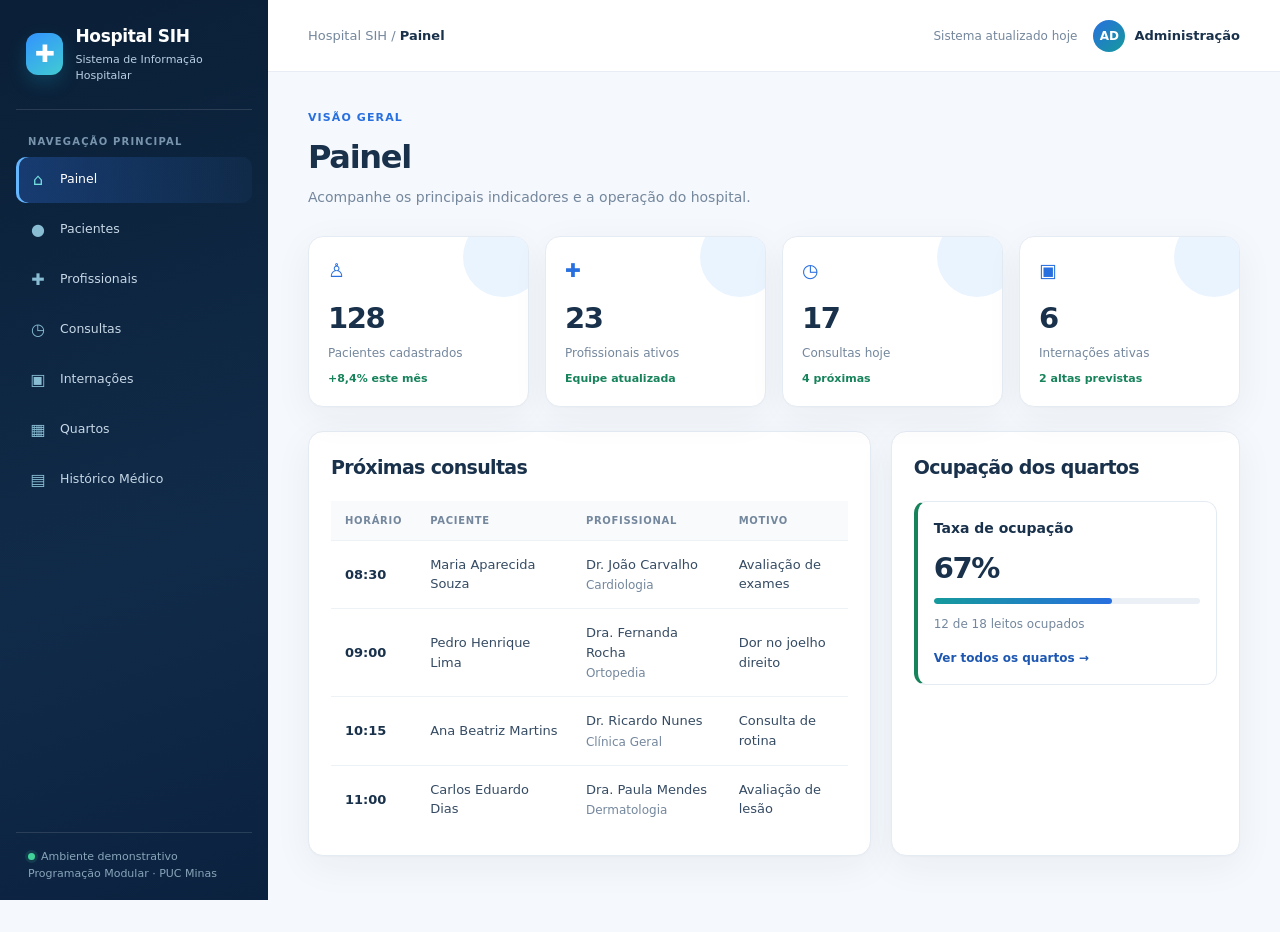
<file: front-end/index.html>
<!DOCTYPE html>
<html lang="pt-BR">
<head>
  <meta charset="UTF-8"><meta name="viewport" content="width=device-width, initial-scale=1.0">
  <meta name="description" content="Hospital SIH — Sistema de Informação Hospitalar">
  <title>Painel | Hospital SIH</title>
  <link rel="stylesheet" href="css/style.css">
</head>
<body>
<div class="app-shell">
  <aside class="sidebar">
    <div class="brand"><div class="brand-mark">✚</div><div><div class="brand-title">Hospital SIH</div><div class="brand-subtitle">Sistema de Informação Hospitalar</div></div></div>
    <div class="sidebar-section">Navegação principal</div><nav class="nav-list" aria-label="Navegação principal"><a class="nav-link active" href="index.html" aria-current="page"><span class="nav-icon">⌂</span><span>Painel</span></a><a class="nav-link " href="pacientes.html" aria-current="false"><span class="nav-icon">●</span><span>Pacientes</span></a><a class="nav-link " href="profissionais.html" aria-current="false"><span class="nav-icon">✚</span><span>Profissionais</span></a><a class="nav-link " href="consultas.html" aria-current="false"><span class="nav-icon">◷</span><span>Consultas</span></a><a class="nav-link " href="internacoes.html" aria-current="false"><span class="nav-icon">▣</span><span>Internações</span></a><a class="nav-link " href="quartos.html" aria-current="false"><span class="nav-icon">▦</span><span>Quartos</span></a><a class="nav-link " href="historico.html" aria-current="false"><span class="nav-icon">▤</span><span>Histórico Médico</span></a></nav>
    <div class="sidebar-footer"><span class="status-dot"></span>Ambiente demonstrativo<br><span>Programação Modular · PUC Minas</span></div>
  </aside>
  <div class="main">
    <header class="topbar"><div class="breadcrumb">Hospital SIH <span aria-hidden="true">/</span> <strong>Painel</strong></div><div class="topbar-right"><span class="date-label">Sistema atualizado hoje</span><span class="user-chip"><span class="avatar">AD</span> Administração</span></div></header>
    <main class="content">
      <div class="page-heading"><div><div class="eyebrow">VISÃO GERAL</div><h1>Painel</h1><p class="subtitle">Acompanhe os principais indicadores e a operação do hospital.</p></div></div>
      <div class="kpi-grid"><div class="kpi"><div class="kpi-icon">♙</div><div class="kpi-value">128</div><div class="kpi-label">Pacientes cadastrados</div><div class="kpi-trend">+8,4% este mês</div></div><div class="kpi"><div class="kpi-icon">✚</div><div class="kpi-value">23</div><div class="kpi-label">Profissionais ativos</div><div class="kpi-trend">Equipe atualizada</div></div><div class="kpi"><div class="kpi-icon">◷</div><div class="kpi-value">17</div><div class="kpi-label">Consultas hoje</div><div class="kpi-trend">4 próximas</div></div><div class="kpi"><div class="kpi-icon">▣</div><div class="kpi-value">6</div><div class="kpi-label">Internações ativas</div><div class="kpi-trend">2 altas previstas</div></div></div><div class="grid-2"><section class="panel"><div class="panel-header"><div><h2>Próximas consultas</h2></div></div><div class="panel-body"><div class="table-wrap"><table><thead><tr><th>Horário</th><th>Paciente</th><th>Profissional</th><th>Motivo</th><th>Status</th></tr></thead><tbody><tr><td><span class="primary-cell">08:30</span></td><td>Maria Aparecida Souza</td><td>Dr. João Carvalho<span class="secondary-cell">Cardiologia</span></td><td>Avaliação de exames</td><td><span class="badge blue">Agendada</span></td></tr><tr><td><span class="primary-cell">09:00</span></td><td>Pedro Henrique Lima</td><td>Dra. Fernanda Rocha<span class="secondary-cell">Ortopedia</span></td><td>Dor no joelho direito</td><td><span class="badge blue">Agendada</span></td></tr><tr><td><span class="primary-cell">10:15</span></td><td>Ana Beatriz Martins</td><td>Dr. Ricardo Nunes<span class="secondary-cell">Clínica Geral</span></td><td>Consulta de rotina</td><td><span class="badge green">Concluída</span></td></tr><tr><td><span class="primary-cell">11:00</span></td><td>Carlos Eduardo Dias</td><td>Dra. Paula Mendes<span class="secondary-cell">Dermatologia</span></td><td>Avaliação de lesão</td><td><span class="badge red">Cancelada</span></td></tr></tbody></table></div></div></section><section class="panel"><div class="panel-header"><div><h2>Ocupação dos quartos</h2></div></div><div class="panel-body"><div class="room-card"><div class="primary-cell">Taxa de ocupação</div><div class="kpi-value" style="margin-top:8px">67%</div><div class="progress"><span style="width:67%"></span></div><div class="room-meta">12 de 18 leitos ocupados</div><a class="action-link" href="quartos.html">Ver todos os quartos →</a></div></div></section></div>
    </main>
  </div>
</div>
<div class="toast" role="status" aria-live="polite"></div>
<script src="js-app.js"></script>
</body></html>
</file>
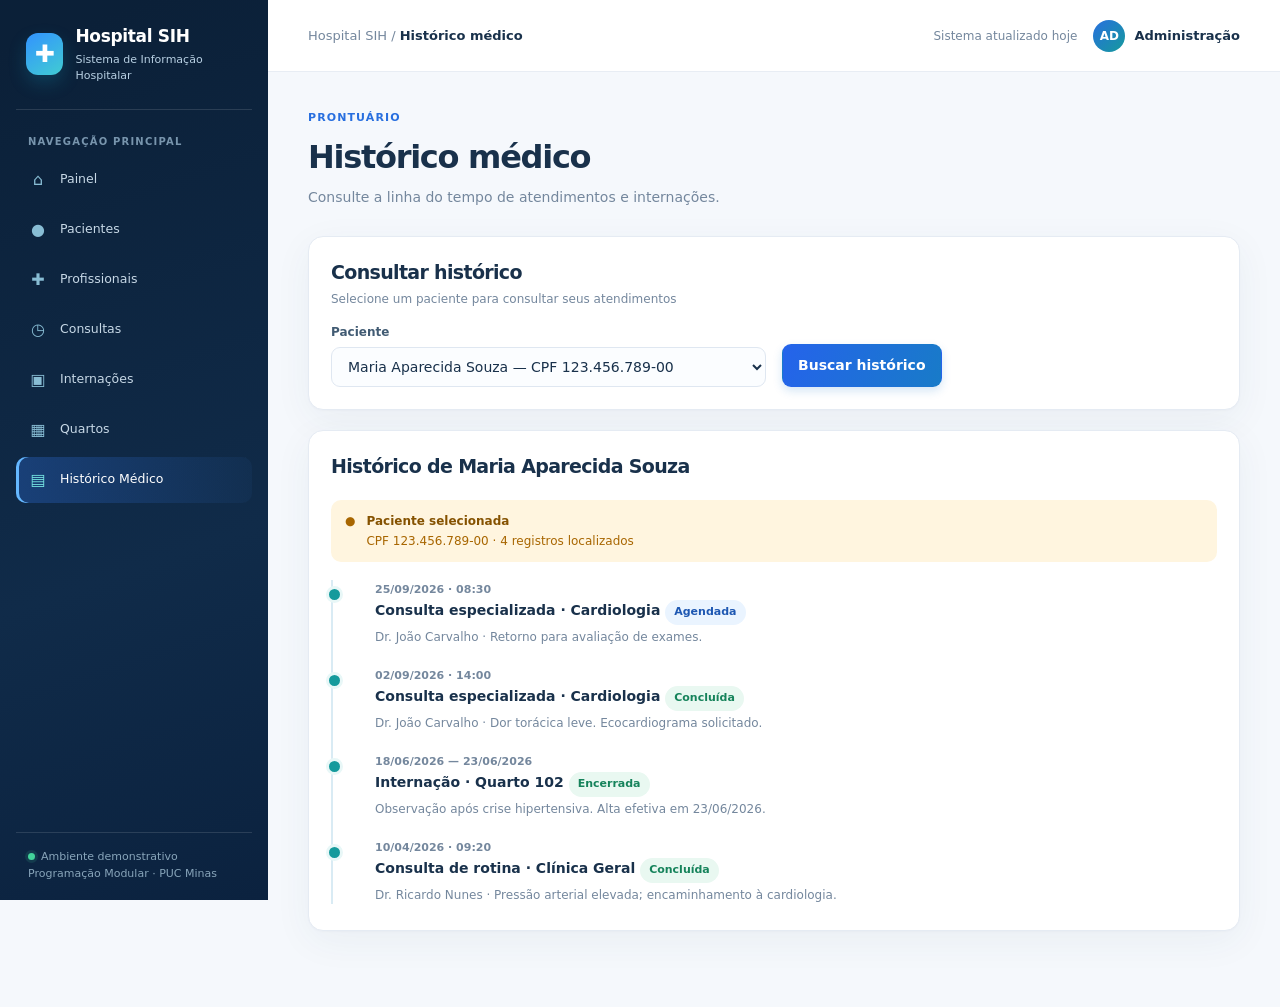
<file: front-end/historico.html>
<!DOCTYPE html>
<html lang="pt-BR">
<head>
  <meta charset="UTF-8"><meta name="viewport" content="width=device-width, initial-scale=1.0">
  <meta name="description" content="Hospital SIH — Sistema de Informação Hospitalar">
  <title>Histórico médico | Hospital SIH</title>
  <link rel="stylesheet" href="css/style.css">
</head>
<body>
<div class="app-shell">
  <aside class="sidebar">
    <div class="brand"><div class="brand-mark">✚</div><div><div class="brand-title">Hospital SIH</div><div class="brand-subtitle">Sistema de Informação Hospitalar</div></div></div>
    <div class="sidebar-section">Navegação principal</div><nav class="nav-list" aria-label="Navegação principal"><a class="nav-link " href="index.html" aria-current="false"><span class="nav-icon">⌂</span><span>Painel</span></a><a class="nav-link " href="pacientes.html" aria-current="false"><span class="nav-icon">●</span><span>Pacientes</span></a><a class="nav-link " href="profissionais.html" aria-current="false"><span class="nav-icon">✚</span><span>Profissionais</span></a><a class="nav-link " href="consultas.html" aria-current="false"><span class="nav-icon">◷</span><span>Consultas</span></a><a class="nav-link " href="internacoes.html" aria-current="false"><span class="nav-icon">▣</span><span>Internações</span></a><a class="nav-link " href="quartos.html" aria-current="false"><span class="nav-icon">▦</span><span>Quartos</span></a><a class="nav-link active" href="historico.html" aria-current="page"><span class="nav-icon">▤</span><span>Histórico Médico</span></a></nav>
    <div class="sidebar-footer"><span class="status-dot"></span>Ambiente demonstrativo<br><span>Programação Modular · PUC Minas</span></div>
  </aside>
  <div class="main">
    <header class="topbar"><div class="breadcrumb">Hospital SIH <span aria-hidden="true">/</span> <strong>Histórico médico</strong></div><div class="topbar-right"><span class="date-label">Sistema atualizado hoje</span><span class="user-chip"><span class="avatar">AD</span> Administração</span></div></header>
    <main class="content">
      <div class="page-heading"><div><div class="eyebrow">PRONTUÁRIO</div><h1>Histórico médico</h1><p class="subtitle">Consulte a linha do tempo de atendimentos e internações.</p></div></div>
      <section class="panel"><div class="panel-header"><div><h2>Consultar histórico</h2><p>Selecione um paciente para consultar seus atendimentos</p></div></div><div class="panel-body"><form class="form-grid" data-demo-form><div class="form-field"><label>Paciente</label><select><option>Maria Aparecida Souza — CPF 123.456.789-00</option><option>Pedro Henrique Lima — CPF 987.654.321-00</option><option>Ana Beatriz Martins — CPF 456.123.789-00</option></select></div><div class="form-actions" style="grid-column:auto; justify-content:flex-start; align-items:end"><button type="submit" class="button">Buscar histórico</button></div></form></div></section><section class="panel"><div class="panel-header"><div><h2>Histórico de Maria Aparecida Souza</h2></div></div><div class="panel-body"><div class="callout"><span>●</span><div><strong>Paciente selecionada</strong>CPF 123.456.789-00 · 4 registros localizados</div></div><ul class="timeline"><li><div class="timeline-date">25/09/2026 · 08:30</div><div class="timeline-title">Consulta especializada · Cardiologia <span class="badge blue">Agendada</span></div><div class="timeline-desc">Dr. João Carvalho · Retorno para avaliação de exames.</div></li><li><div class="timeline-date">02/09/2026 · 14:00</div><div class="timeline-title">Consulta especializada · Cardiologia <span class="badge green">Concluída</span></div><div class="timeline-desc">Dr. João Carvalho · Dor torácica leve. Ecocardiograma solicitado.</div></li><li><div class="timeline-date">18/06/2026 — 23/06/2026</div><div class="timeline-title">Internação · Quarto 102 <span class="badge green">Encerrada</span></div><div class="timeline-desc">Observação após crise hipertensiva. Alta efetiva em 23/06/2026.</div></li><li><div class="timeline-date">10/04/2026 · 09:20</div><div class="timeline-title">Consulta de rotina · Clínica Geral <span class="badge green">Concluída</span></div><div class="timeline-desc">Dr. Ricardo Nunes · Pressão arterial elevada; encaminhamento à cardiologia.</div></li></ul></div></section>
    </main>
  </div>
</div>
<div class="toast" role="status" aria-live="polite"></div>
<script src="js-app.js"></script>
</body></html>
</file>
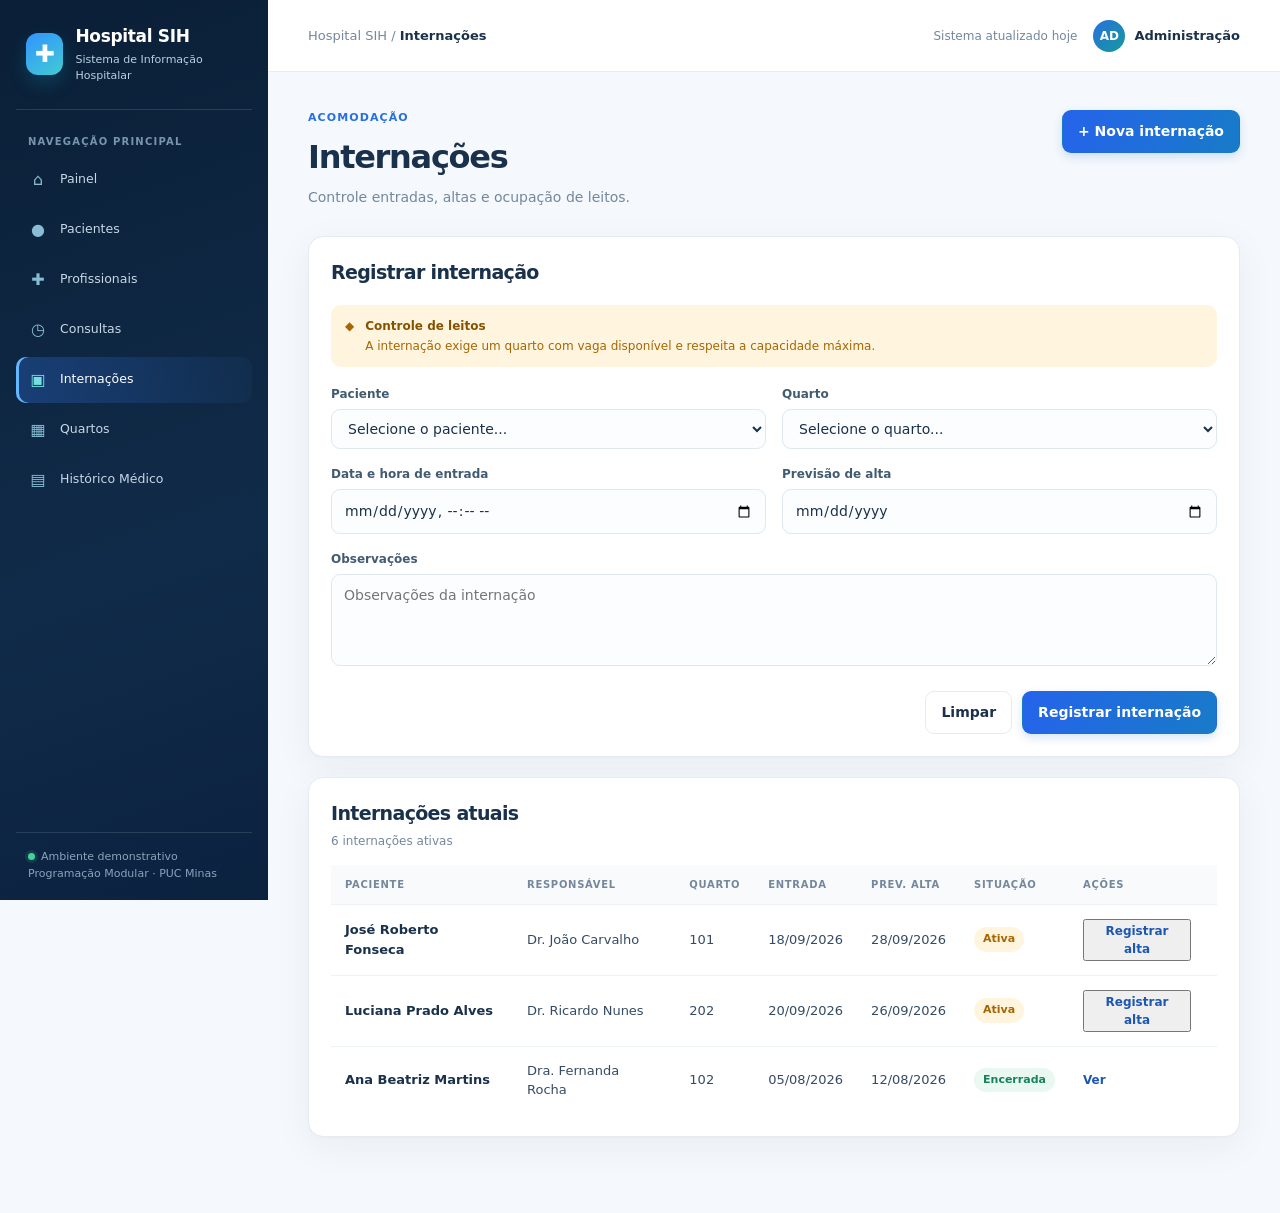
<file: front-end/internacoes.html>
<!DOCTYPE html>
<html lang="pt-BR">
<head>
  <meta charset="UTF-8"><meta name="viewport" content="width=device-width, initial-scale=1.0">
  <meta name="description" content="Hospital SIH — Sistema de Informação Hospitalar">
  <title>Internações | Hospital SIH</title>
  <link rel="stylesheet" href="css/style.css">
</head>
<body>
<div class="app-shell">
  <aside class="sidebar">
    <div class="brand"><div class="brand-mark">✚</div><div><div class="brand-title">Hospital SIH</div><div class="brand-subtitle">Sistema de Informação Hospitalar</div></div></div>
    <div class="sidebar-section">Navegação principal</div><nav class="nav-list" aria-label="Navegação principal"><a class="nav-link " href="index.html" aria-current="false"><span class="nav-icon">⌂</span><span>Painel</span></a><a class="nav-link " href="pacientes.html" aria-current="false"><span class="nav-icon">●</span><span>Pacientes</span></a><a class="nav-link " href="profissionais.html" aria-current="false"><span class="nav-icon">✚</span><span>Profissionais</span></a><a class="nav-link " href="consultas.html" aria-current="false"><span class="nav-icon">◷</span><span>Consultas</span></a><a class="nav-link active" href="internacoes.html" aria-current="page"><span class="nav-icon">▣</span><span>Internações</span></a><a class="nav-link " href="quartos.html" aria-current="false"><span class="nav-icon">▦</span><span>Quartos</span></a><a class="nav-link " href="historico.html" aria-current="false"><span class="nav-icon">▤</span><span>Histórico Médico</span></a></nav>
    <div class="sidebar-footer"><span class="status-dot"></span>Ambiente demonstrativo<br><span>Programação Modular · PUC Minas</span></div>
  </aside>
  <div class="main">
    <header class="topbar"><div class="breadcrumb">Hospital SIH <span aria-hidden="true">/</span> <strong>Internações</strong></div><div class="topbar-right"><span class="date-label">Sistema atualizado hoje</span><span class="user-chip"><span class="avatar">AD</span> Administração</span></div></header>
    <main class="content">
      <div class="page-heading"><div><div class="eyebrow">ACOMODAÇÃO</div><h1>Internações</h1><p class="subtitle">Controle entradas, altas e ocupação de leitos.</p></div><button class="button" type="button" data-action="demo" data-message="O formulário de internação está disponível abaixo.">+ Nova internação</button></div>
      <section class="panel"><div class="panel-header"><div><h2>Registrar internação</h2></div></div><div class="panel-body"><div class="callout"><span>◆</span><div><strong>Controle de leitos</strong>A internação exige um quarto com vaga disponível e respeita a capacidade máxima.</div></div><form class="form-grid" data-demo-form><div class="form-field "><label>Paciente</label><select><option>Selecione o paciente...</option><option>Maria Aparecida Souza</option><option>Pedro Henrique Lima</option><option>Ana Beatriz Martins</option></select></div><div class="form-field "><label>Quarto</label><select><option>Selecione o quarto...</option><option>102 — 1 vaga disponível</option><option>201 — 1 vaga disponível</option></select></div><div class="form-field "><label>Data e hora de entrada</label><input type="datetime-local" placeholder="" required></div><div class="form-field "><label>Previsão de alta</label><input type="date" placeholder="" ></div><div class="form-field full"><label>Observações</label><textarea placeholder="Observações da internação"></textarea></div><div class="form-actions"><button type="button" class="button secondary" data-action="clear">Limpar</button><button type="submit" class="button">Registrar internação</button></div></form></div></section><section class="panel"><div class="panel-header"><div><h2>Internações atuais</h2><p>6 internações ativas</p></div></div><div class="panel-body"><div class="table-wrap"><table><thead><tr><th>Paciente</th><th>Responsável</th><th>Quarto</th><th>Entrada</th><th>Prev. alta</th><th>Situação</th><th>Ações</th></tr></thead><tbody><tr><td><span class="primary-cell">José Roberto Fonseca</span></td><td>Dr. João Carvalho</td><td>101</td><td>18/09/2026</td><td>28/09/2026</td><td><span class="badge amber">Ativa</span></td><td><button class="action-link" type="button" data-action="demo" data-message="Registro de alta aberto para edição.">Registrar alta</button></td></tr><tr><td><span class="primary-cell">Luciana Prado Alves</span></td><td>Dr. Ricardo Nunes</td><td>202</td><td>20/09/2026</td><td>26/09/2026</td><td><span class="badge amber">Ativa</span></td><td><button class="action-link" type="button" data-action="demo" data-message="Registro de alta aberto para edição.">Registrar alta</button></td></tr><tr><td><span class="primary-cell">Ana Beatriz Martins</span></td><td>Dra. Fernanda Rocha</td><td>102</td><td>05/08/2026</td><td>12/08/2026</td><td><span class="badge green">Encerrada</span></td><td><a class="action-link" href="historico.html">Ver</a></td></tr></tbody></table></div></div></section>
    </main>
  </div>
</div>
<div class="toast" role="status" aria-live="polite"></div>
<script src="js-app.js"></script>
</body></html>
</file>
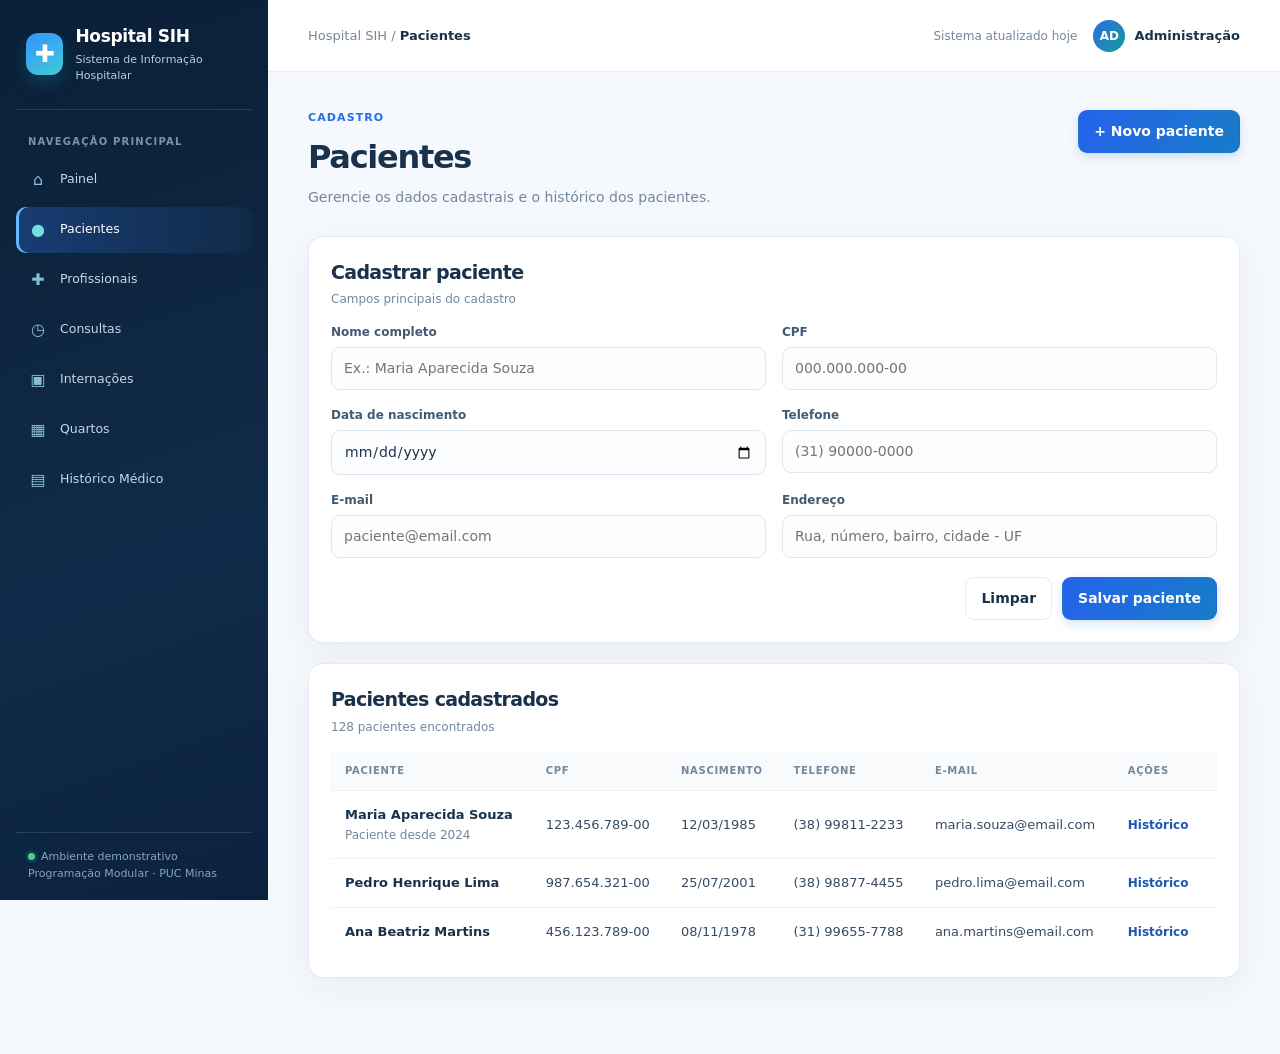
<file: front-end/pacientes.html>
<!DOCTYPE html>
<html lang="pt-BR">
<head>
  <meta charset="UTF-8"><meta name="viewport" content="width=device-width, initial-scale=1.0">
  <meta name="description" content="Hospital SIH — Sistema de Informação Hospitalar">
  <title>Pacientes | Hospital SIH</title>
  <link rel="stylesheet" href="css/style.css">
</head>
<body>
<div class="app-shell">
  <aside class="sidebar">
    <div class="brand"><div class="brand-mark">✚</div><div><div class="brand-title">Hospital SIH</div><div class="brand-subtitle">Sistema de Informação Hospitalar</div></div></div>
    <div class="sidebar-section">Navegação principal</div><nav class="nav-list" aria-label="Navegação principal"><a class="nav-link " href="index.html" aria-current="false"><span class="nav-icon">⌂</span><span>Painel</span></a><a class="nav-link active" href="pacientes.html" aria-current="page"><span class="nav-icon">●</span><span>Pacientes</span></a><a class="nav-link " href="profissionais.html" aria-current="false"><span class="nav-icon">✚</span><span>Profissionais</span></a><a class="nav-link " href="consultas.html" aria-current="false"><span class="nav-icon">◷</span><span>Consultas</span></a><a class="nav-link " href="internacoes.html" aria-current="false"><span class="nav-icon">▣</span><span>Internações</span></a><a class="nav-link " href="quartos.html" aria-current="false"><span class="nav-icon">▦</span><span>Quartos</span></a><a class="nav-link " href="historico.html" aria-current="false"><span class="nav-icon">▤</span><span>Histórico Médico</span></a></nav>
    <div class="sidebar-footer"><span class="status-dot"></span>Ambiente demonstrativo<br><span>Programação Modular · PUC Minas</span></div>
  </aside>
  <div class="main">
    <header class="topbar"><div class="breadcrumb">Hospital SIH <span aria-hidden="true">/</span> <strong>Pacientes</strong></div><div class="topbar-right"><span class="date-label">Sistema atualizado hoje</span><span class="user-chip"><span class="avatar">AD</span> Administração</span></div></header>
    <main class="content">
      <div class="page-heading"><div><div class="eyebrow">CADASTRO</div><h1>Pacientes</h1><p class="subtitle">Gerencie os dados cadastrais e o histórico dos pacientes.</p></div><button class="button" type="button" data-action="demo" data-message="O formulário de cadastro está disponível abaixo.">+ Novo paciente</button></div>
      <section class="panel"><div class="panel-header"><div><h2>Cadastrar paciente</h2><p>Campos principais do cadastro</p></div></div><div class="panel-body"><form class="form-grid" data-demo-form><div class="form-field "><label>Nome completo</label><input type="text" placeholder="Ex.: Maria Aparecida Souza" required></div><div class="form-field "><label>CPF</label><input type="text" placeholder="000.000.000-00" required></div><div class="form-field "><label>Data de nascimento</label><input type="date" placeholder="" required></div><div class="form-field "><label>Telefone</label><input type="tel" placeholder="(31) 90000-0000" ></div><div class="form-field "><label>E-mail</label><input type="email" placeholder="paciente@email.com" ></div><div class="form-field "><label>Endereço</label><input type="text" placeholder="Rua, número, bairro, cidade - UF" ></div><div class="form-actions"><button type="button" class="button secondary" data-action="clear">Limpar</button><button type="submit" class="button">Salvar paciente</button></div></form></div></section><section class="panel"><div class="panel-header"><div><h2>Pacientes cadastrados</h2><p>128 pacientes encontrados</p></div></div><div class="panel-body"><div class="table-wrap"><table><thead><tr><th>Paciente</th><th>CPF</th><th>Nascimento</th><th>Telefone</th><th>E-mail</th><th>Ações</th></tr></thead><tbody><tr><td><span class="primary-cell">Maria Aparecida Souza</span><span class="secondary-cell">Paciente desde 2024</span></td><td>123.456.789-00</td><td>12/03/1985</td><td>(38) 99811-2233</td><td>maria.souza@email.com</td><td><a class="action-link" href="historico.html">Histórico</a></td></tr><tr><td><span class="primary-cell">Pedro Henrique Lima</span></td><td>987.654.321-00</td><td>25/07/2001</td><td>(38) 98877-4455</td><td>pedro.lima@email.com</td><td><a class="action-link" href="historico.html">Histórico</a></td></tr><tr><td><span class="primary-cell">Ana Beatriz Martins</span></td><td>456.123.789-00</td><td>08/11/1978</td><td>(31) 99655-7788</td><td>ana.martins@email.com</td><td><a class="action-link" href="historico.html">Histórico</a></td></tr></tbody></table></div></div></section>
    </main>
  </div>
</div>
<div class="toast" role="status" aria-live="polite"></div>
<script src="js-app.js"></script>
</body></html>
</file>
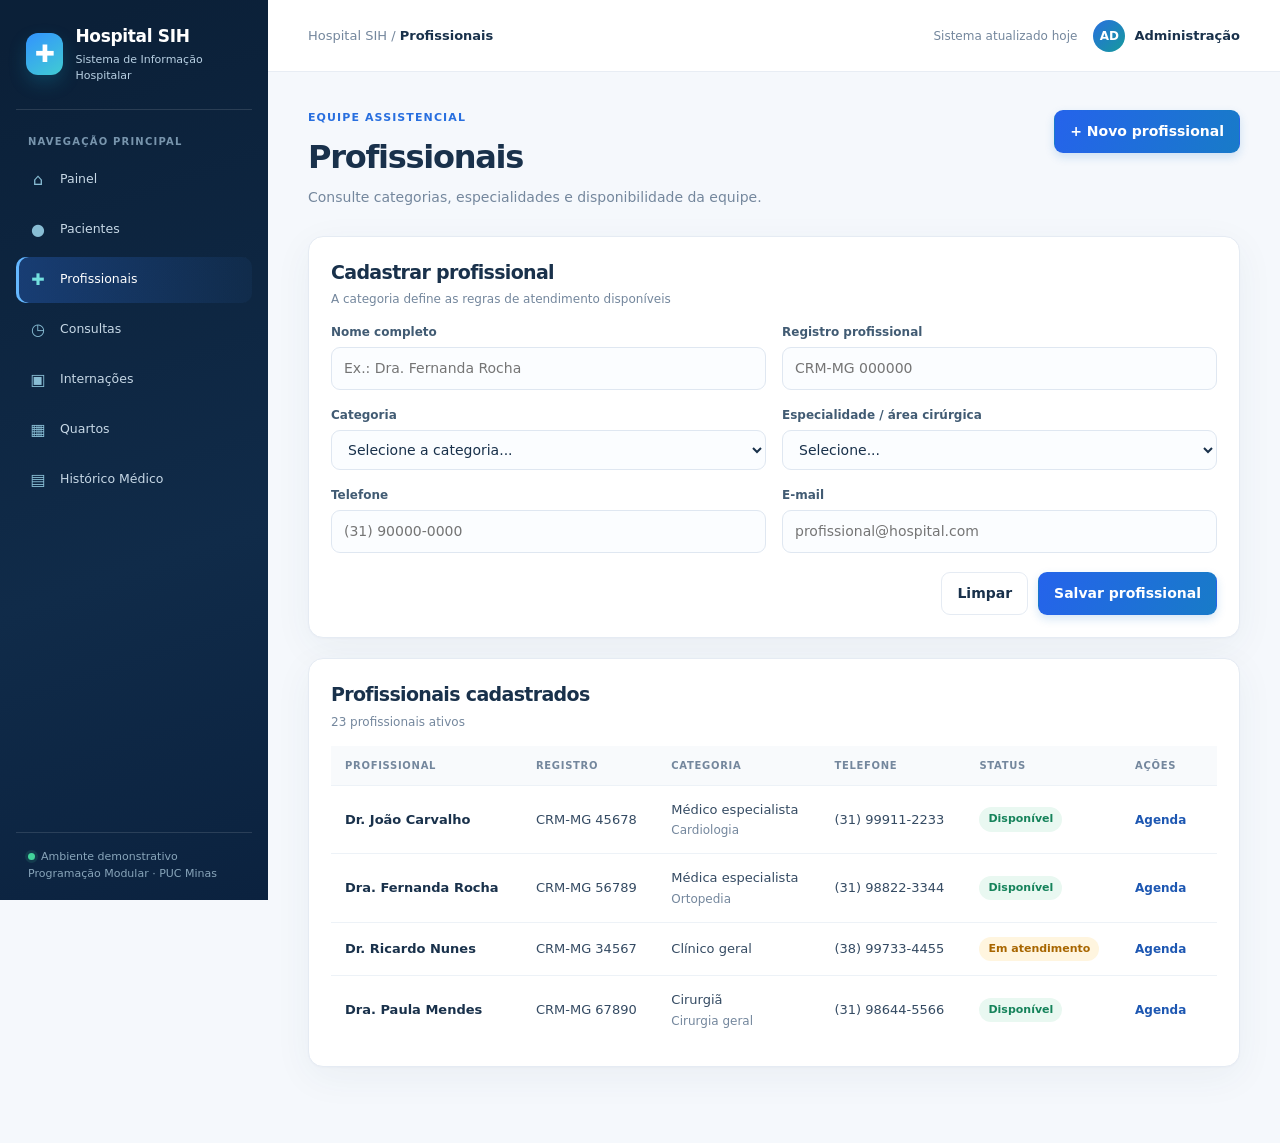
<file: front-end/profissionais.html>
<!DOCTYPE html>
<html lang="pt-BR">
<head>
  <meta charset="UTF-8"><meta name="viewport" content="width=device-width, initial-scale=1.0">
  <meta name="description" content="Hospital SIH — Sistema de Informação Hospitalar">
  <title>Profissionais | Hospital SIH</title>
  <link rel="stylesheet" href="css/style.css">
</head>
<body>
<div class="app-shell">
  <aside class="sidebar">
    <div class="brand"><div class="brand-mark">✚</div><div><div class="brand-title">Hospital SIH</div><div class="brand-subtitle">Sistema de Informação Hospitalar</div></div></div>
    <div class="sidebar-section">Navegação principal</div><nav class="nav-list" aria-label="Navegação principal"><a class="nav-link " href="index.html" aria-current="false"><span class="nav-icon">⌂</span><span>Painel</span></a><a class="nav-link " href="pacientes.html" aria-current="false"><span class="nav-icon">●</span><span>Pacientes</span></a><a class="nav-link active" href="profissionais.html" aria-current="page"><span class="nav-icon">✚</span><span>Profissionais</span></a><a class="nav-link " href="consultas.html" aria-current="false"><span class="nav-icon">◷</span><span>Consultas</span></a><a class="nav-link " href="internacoes.html" aria-current="false"><span class="nav-icon">▣</span><span>Internações</span></a><a class="nav-link " href="quartos.html" aria-current="false"><span class="nav-icon">▦</span><span>Quartos</span></a><a class="nav-link " href="historico.html" aria-current="false"><span class="nav-icon">▤</span><span>Histórico Médico</span></a></nav>
    <div class="sidebar-footer"><span class="status-dot"></span>Ambiente demonstrativo<br><span>Programação Modular · PUC Minas</span></div>
  </aside>
  <div class="main">
    <header class="topbar"><div class="breadcrumb">Hospital SIH <span aria-hidden="true">/</span> <strong>Profissionais</strong></div><div class="topbar-right"><span class="date-label">Sistema atualizado hoje</span><span class="user-chip"><span class="avatar">AD</span> Administração</span></div></header>
    <main class="content">
      <div class="page-heading"><div><div class="eyebrow">EQUIPE ASSISTENCIAL</div><h1>Profissionais</h1><p class="subtitle">Consulte categorias, especialidades e disponibilidade da equipe.</p></div><button class="button" type="button" data-action="demo" data-message="O formulário de cadastro está disponível abaixo.">+ Novo profissional</button></div>
      <section class="panel"><div class="panel-header"><div><h2>Cadastrar profissional</h2><p>A categoria define as regras de atendimento disponíveis</p></div></div><div class="panel-body"><form class="form-grid" data-demo-form><div class="form-field "><label>Nome completo</label><input type="text" placeholder="Ex.: Dra. Fernanda Rocha" required></div><div class="form-field "><label>Registro profissional</label><input type="text" placeholder="CRM-MG 000000" required></div><div class="form-field "><label>Categoria</label><select><option>Selecione a categoria...</option><option>Médico clínico geral</option><option>Médico especialista</option><option>Cirurgião</option></select></div><div class="form-field "><label>Especialidade / área cirúrgica</label><select><option>Selecione...</option><option>Cardiologia</option><option>Ortopedia</option><option>Dermatologia</option><option>Neurologia</option><option>Cirurgia geral</option></select></div><div class="form-field "><label>Telefone</label><input type="tel" placeholder="(31) 90000-0000" ></div><div class="form-field "><label>E-mail</label><input type="email" placeholder="profissional@hospital.com" ></div><div class="form-actions"><button type="button" class="button secondary" data-action="clear">Limpar</button><button type="submit" class="button">Salvar profissional</button></div></form></div></section><section class="panel"><div class="panel-header"><div><h2>Profissionais cadastrados</h2><p>23 profissionais ativos</p></div></div><div class="panel-body"><div class="table-wrap"><table><thead><tr><th>Profissional</th><th>Registro</th><th>Categoria</th><th>Telefone</th><th>Status</th><th>Ações</th></tr></thead><tbody><tr><td><span class="primary-cell">Dr. João Carvalho</span></td><td>CRM-MG 45678</td><td>Médico especialista<span class="secondary-cell">Cardiologia</span></td><td>(31) 99911-2233</td><td><span class="badge green">Disponível</span></td><td><a class="action-link" href="consultas.html">Agenda</a></td></tr><tr><td><span class="primary-cell">Dra. Fernanda Rocha</span></td><td>CRM-MG 56789</td><td>Médica especialista<span class="secondary-cell">Ortopedia</span></td><td>(31) 98822-3344</td><td><span class="badge green">Disponível</span></td><td><a class="action-link" href="consultas.html">Agenda</a></td></tr><tr><td><span class="primary-cell">Dr. Ricardo Nunes</span></td><td>CRM-MG 34567</td><td>Clínico geral</td><td>(38) 99733-4455</td><td><span class="badge amber">Em atendimento</span></td><td><a class="action-link" href="consultas.html">Agenda</a></td></tr><tr><td><span class="primary-cell">Dra. Paula Mendes</span></td><td>CRM-MG 67890</td><td>Cirurgiã<span class="secondary-cell">Cirurgia geral</span></td><td>(31) 98644-5566</td><td><span class="badge green">Disponível</span></td><td><a class="action-link" href="consultas.html">Agenda</a></td></tr></tbody></table></div></div></section>
    </main>
  </div>
</div>
<div class="toast" role="status" aria-live="polite"></div>
<script src="js-app.js"></script>
</body></html>
</file>
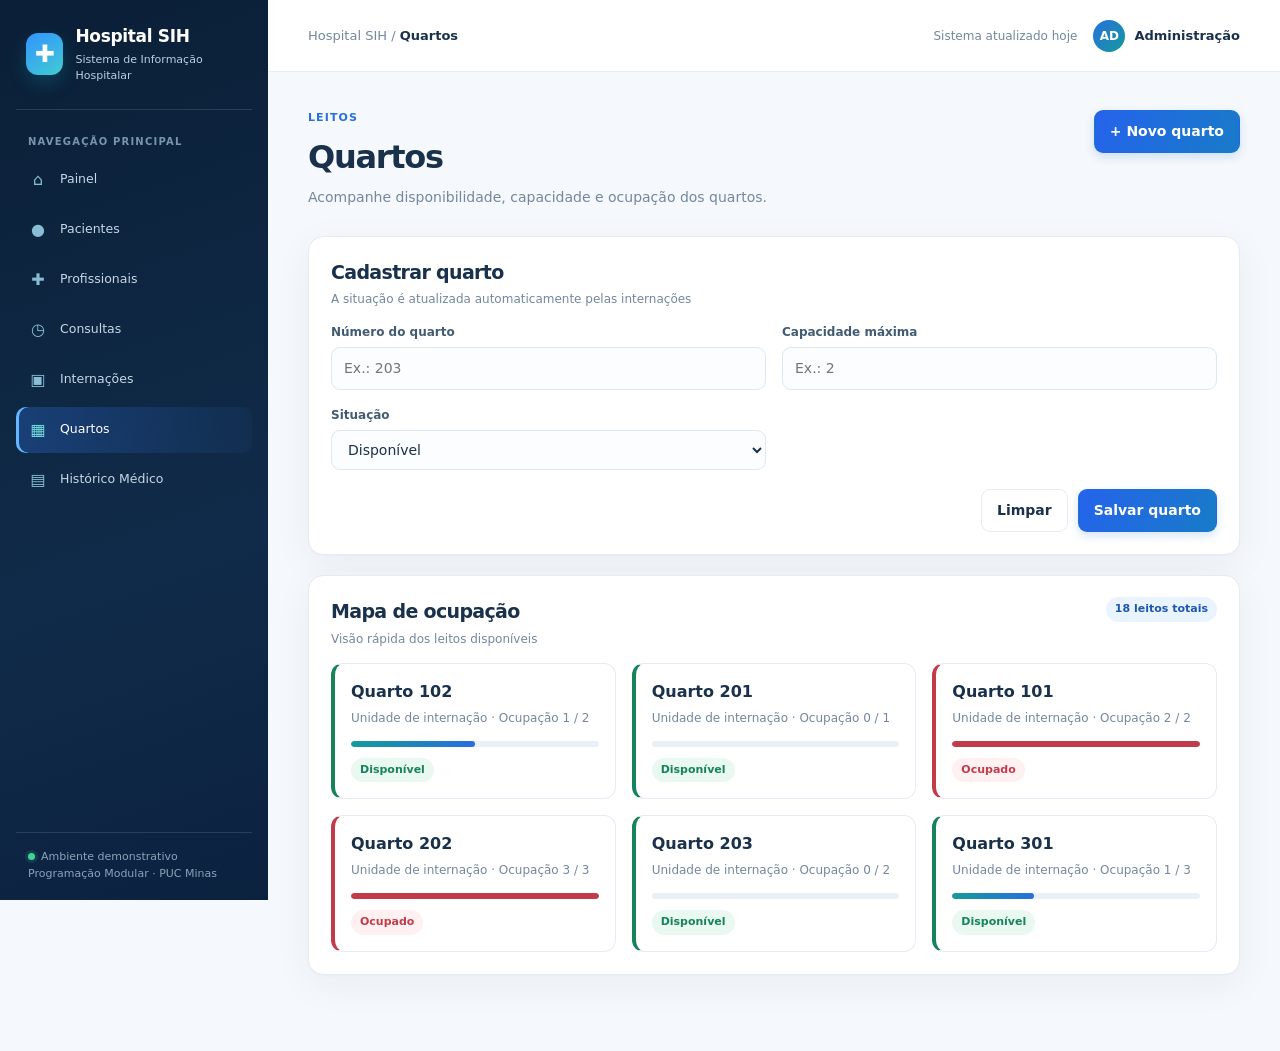
<file: front-end/quartos.html>
<!DOCTYPE html>
<html lang="pt-BR">
<head>
  <meta charset="UTF-8"><meta name="viewport" content="width=device-width, initial-scale=1.0">
  <meta name="description" content="Hospital SIH — Sistema de Informação Hospitalar">
  <title>Quartos | Hospital SIH</title>
  <link rel="stylesheet" href="css/style.css">
</head>
<body>
<div class="app-shell">
  <aside class="sidebar">
    <div class="brand"><div class="brand-mark">✚</div><div><div class="brand-title">Hospital SIH</div><div class="brand-subtitle">Sistema de Informação Hospitalar</div></div></div>
    <div class="sidebar-section">Navegação principal</div><nav class="nav-list" aria-label="Navegação principal"><a class="nav-link " href="index.html" aria-current="false"><span class="nav-icon">⌂</span><span>Painel</span></a><a class="nav-link " href="pacientes.html" aria-current="false"><span class="nav-icon">●</span><span>Pacientes</span></a><a class="nav-link " href="profissionais.html" aria-current="false"><span class="nav-icon">✚</span><span>Profissionais</span></a><a class="nav-link " href="consultas.html" aria-current="false"><span class="nav-icon">◷</span><span>Consultas</span></a><a class="nav-link " href="internacoes.html" aria-current="false"><span class="nav-icon">▣</span><span>Internações</span></a><a class="nav-link active" href="quartos.html" aria-current="page"><span class="nav-icon">▦</span><span>Quartos</span></a><a class="nav-link " href="historico.html" aria-current="false"><span class="nav-icon">▤</span><span>Histórico Médico</span></a></nav>
    <div class="sidebar-footer"><span class="status-dot"></span>Ambiente demonstrativo<br><span>Programação Modular · PUC Minas</span></div>
  </aside>
  <div class="main">
    <header class="topbar"><div class="breadcrumb">Hospital SIH <span aria-hidden="true">/</span> <strong>Quartos</strong></div><div class="topbar-right"><span class="date-label">Sistema atualizado hoje</span><span class="user-chip"><span class="avatar">AD</span> Administração</span></div></header>
    <main class="content">
      <div class="page-heading"><div><div class="eyebrow">LEITOS</div><h1>Quartos</h1><p class="subtitle">Acompanhe disponibilidade, capacidade e ocupação dos quartos.</p></div><button class="button" type="button" data-action="demo" data-message="O formulário de quarto está disponível abaixo.">+ Novo quarto</button></div>
      <section class="panel"><div class="panel-header"><div><h2>Cadastrar quarto</h2><p>A situação é atualizada automaticamente pelas internações</p></div></div><div class="panel-body"><form class="form-grid" data-demo-form><div class="form-field "><label>Número do quarto</label><input type="text" placeholder="Ex.: 203" required></div><div class="form-field "><label>Capacidade máxima</label><input type="number" placeholder="Ex.: 2" required></div><div class="form-field "><label>Situação</label><select><option>Disponível</option><option>Ocupado</option><option>Manutenção</option></select></div><div class="form-actions"><button type="button" class="button secondary" data-action="clear">Limpar</button><button type="submit" class="button">Salvar quarto</button></div></form></div></section><section class="panel"><div class="panel-header"><div><h2>Mapa de ocupação</h2><p>Visão rápida dos leitos disponíveis</p></div><span class="badge blue">18 leitos totais</span></div><div class="room-grid"><div class="room-card "><h3>Quarto 102</h3><div class="room-meta">Unidade de internação · Ocupação 1 / 2</div><div class="progress"><span style="width:50%"></span></div><span class="badge green">Disponível</span></div><div class="room-card "><h3>Quarto 201</h3><div class="room-meta">Unidade de internação · Ocupação 0 / 1</div><div class="progress"><span style="width:0%"></span></div><span class="badge green">Disponível</span></div><div class="room-card occupied"><h3>Quarto 101</h3><div class="room-meta">Unidade de internação · Ocupação 2 / 2</div><div class="progress"><span style="width:100%"></span></div><span class="badge red">Ocupado</span></div><div class="room-card occupied"><h3>Quarto 202</h3><div class="room-meta">Unidade de internação · Ocupação 3 / 3</div><div class="progress"><span style="width:100%"></span></div><span class="badge red">Ocupado</span></div><div class="room-card "><h3>Quarto 203</h3><div class="room-meta">Unidade de internação · Ocupação 0 / 2</div><div class="progress"><span style="width:0%"></span></div><span class="badge green">Disponível</span></div><div class="room-card "><h3>Quarto 301</h3><div class="room-meta">Unidade de internação · Ocupação 1 / 3</div><div class="progress"><span style="width:33%"></span></div><span class="badge green">Disponível</span></div></div></section>
    </main>
  </div>
</div>
<div class="toast" role="status" aria-live="polite"></div>
<script src="js-app.js"></script>
</body></html>
</file>
<file: front-end/css/style.css>
:root {
  --navy: #102a43;
  --navy-2: #173f5f;
  --blue: #1677c8;
  --blue-dark: #0b5da7;
  --blue-soft: #eaf4ff;
  --teal: #159a9c;
  --ink: #172b4d;
  --muted: #60738a;
  --line: #dce6f0;
  --surface: #ffffff;
  --canvas: #f4f7fb;
  --success: #16835b;
  --success-soft: #e9f8f1;
  --warning: #a86600;
  --warning-soft: #fff5df;
  --danger: #c23b4a;
  --danger-soft: #fff0f2;
  --shadow: 0 12px 32px rgba(16, 42, 67, .08);
  --radius: 14px;
}
* { box-sizing: border-box; }
html { scroll-behavior: smooth; }
body { margin: 0; min-height: 100vh; background: var(--canvas); color: var(--ink); font-family: Inter, ui-sans-serif, system-ui, -apple-system, BlinkMacSystemFont, "Segoe UI", sans-serif; font-size: 14px; line-height: 1.5; }
a { color: inherit; }
button, input, select, textarea { font: inherit; }
button { cursor: pointer; }
.app-shell { display: flex; min-height: 100vh; }
.sidebar { width: 268px; flex: 0 0 268px; background: linear-gradient(180deg, var(--navy) 0%, #0d2237 100%); color: #fff; display: flex; flex-direction: column; padding: 24px 16px 18px; position: sticky; top: 0; height: 100vh; }
.brand { display: flex; align-items: center; gap: 12px; padding: 0 10px 24px; border-bottom: 1px solid rgba(255,255,255,.12); }
.brand-mark { width: 42px; height: 42px; border-radius: 12px; background: linear-gradient(135deg, #24a7dc, #36c4b4); display: grid; place-items: center; font-size: 24px; font-weight: 800; box-shadow: 0 8px 18px rgba(23, 165, 202, .22); }
.brand-title { font-size: 17px; font-weight: 800; letter-spacing: -.02em; }
.brand-subtitle { color: #b8d0e3; font-size: 11px; margin-top: 2px; }
.sidebar-section { color: #7895ad; text-transform: uppercase; letter-spacing: .12em; font-size: 10px; font-weight: 800; padding: 24px 12px 8px; }
.nav-list { display: grid; gap: 4px; }
.nav-link { color: #c7d8e6; text-decoration: none; display: flex; align-items: center; gap: 12px; padding: 11px 12px; border-radius: 10px; transition: .2s ease; }
.nav-link:hover { background: rgba(255,255,255,.08); color: #fff; transform: translateX(2px); }
.nav-link.active { background: linear-gradient(90deg, rgba(35,166,214,.28), rgba(35,166,214,.08)); color: #fff; box-shadow: inset 3px 0 0 #42c4da; }
.nav-icon { width: 20px; text-align: center; color: #88bdd4; font-size: 16px; }
.nav-link.active .nav-icon { color: #73e0df; }
.sidebar-footer { margin-top: auto; padding: 16px 12px 0; border-top: 1px solid rgba(255,255,255,.12); color: #88a5ba; font-size: 11px; }
.status-dot { display: inline-block; width: 7px; height: 7px; border-radius: 50%; background: #42d39b; margin-right: 6px; box-shadow: 0 0 0 3px rgba(66,211,155,.12); }
.main { flex: 1; min-width: 0; }
.topbar { height: 72px; background: rgba(255,255,255,.9); border-bottom: 1px solid var(--line); display: flex; align-items: center; justify-content: space-between; padding: 0 40px; position: sticky; top: 0; z-index: 5; backdrop-filter: blur(12px); }
.breadcrumb { color: var(--muted); font-size: 13px; }
.breadcrumb strong { color: var(--ink); font-weight: 700; }
.topbar-right { display: flex; align-items: center; gap: 16px; }
.date-label { color: var(--muted); font-size: 12px; }
.user-chip { display: flex; align-items: center; gap: 9px; color: var(--ink); font-weight: 700; font-size: 13px; }
.avatar { width: 32px; height: 32px; border-radius: 50%; display: grid; place-items: center; color: #fff; background: linear-gradient(135deg, var(--blue), var(--teal)); font-size: 12px; font-weight: 800; }
.content { width: min(1440px, 100%); padding: 38px 40px 56px; }
.page-heading { display: flex; justify-content: space-between; align-items: flex-start; gap: 20px; margin-bottom: 28px; }
.eyebrow { color: var(--blue); text-transform: uppercase; letter-spacing: .1em; font-size: 11px; font-weight: 800; margin-bottom: 6px; }
h1, h2, h3, h4, p { margin-top: 0; }
h1 { font-size: clamp(25px, 3vw, 32px); letter-spacing: -.04em; margin-bottom: 6px; }
h2 { font-size: 19px; letter-spacing: -.02em; margin-bottom: 4px; }
h3 { font-size: 16px; margin-bottom: 3px; }
.subtitle { color: var(--muted); margin-bottom: 0; }
.button { display: inline-flex; align-items: center; justify-content: center; gap: 8px; border: 1px solid transparent; border-radius: 9px; background: var(--blue); color: #fff; font-weight: 750; text-decoration: none; padding: 10px 15px; min-height: 40px; transition: .2s ease; box-shadow: 0 4px 10px rgba(22,119,200,.18); }
.button:hover { background: var(--blue-dark); transform: translateY(-1px); }
.button.secondary { background: #fff; color: var(--ink); border-color: var(--line); box-shadow: none; }
.button.secondary:hover { border-color: #b6c8d8; background: #f9fbfd; }
.button.danger { color: var(--danger); background: #fff; border-color: #f0c5cb; box-shadow: none; }
.button.small { min-height: 32px; padding: 6px 10px; font-size: 12px; }
.kpi-grid { display: grid; grid-template-columns: repeat(4, minmax(0, 1fr)); gap: 16px; margin-bottom: 24px; }
.kpi { background: var(--surface); border: 1px solid var(--line); border-radius: var(--radius); padding: 19px; box-shadow: var(--shadow); position: relative; overflow: hidden; }
.kpi::after { content: ""; position: absolute; right: -15px; top: -20px; width: 80px; height: 80px; border-radius: 50%; background: var(--blue-soft); }
.kpi-icon { position: relative; z-index: 1; color: var(--blue); font-size: 19px; margin-bottom: 13px; }
.kpi-value { font-size: 29px; font-weight: 800; letter-spacing: -.05em; }
.kpi-label { color: var(--muted); font-size: 12px; margin-top: 3px; }
.kpi-trend { color: var(--success); font-size: 11px; font-weight: 700; margin-top: 9px; }
.grid-2 { display: grid; grid-template-columns: minmax(0, 1.45fr) minmax(320px, .9fr); gap: 20px; }
.panel { background: var(--surface); border: 1px solid var(--line); border-radius: var(--radius); box-shadow: var(--shadow); margin-bottom: 20px; overflow: hidden; }
.panel-header { display: flex; align-items: flex-start; justify-content: space-between; gap: 16px; padding: 21px 22px 15px; }
.panel-header p { color: var(--muted); font-size: 12px; margin: 0; }
.panel-body { padding: 0 22px 22px; }
.panel-header .button { flex-shrink: 0; }
.callout { display: flex; gap: 11px; align-items: flex-start; padding: 12px 14px; border-radius: 10px; color: var(--warning); background: var(--warning-soft); font-size: 12px; margin-bottom: 18px; }
.callout strong { display: block; color: #855200; margin-bottom: 2px; }
.table-wrap { overflow-x: auto; }
table { width: 100%; border-collapse: collapse; min-width: 650px; }
th { color: var(--muted); background: #f8fafc; text-align: left; text-transform: uppercase; letter-spacing: .07em; font-size: 10px; padding: 12px 14px; white-space: nowrap; }
td { border-top: 1px solid #edf2f7; padding: 14px; color: #354b63; font-size: 13px; vertical-align: middle; }
tbody tr:hover { background: #fbfdff; }
.primary-cell { color: var(--ink); font-weight: 750; }
.secondary-cell { color: var(--muted); font-size: 12px; display: block; margin-top: 2px; }
.form-grid { display: grid; grid-template-columns: repeat(2, minmax(0, 1fr)); gap: 16px; }
.form-field.full { grid-column: 1 / -1; }
.form-field label { display: block; color: #415b73; font-size: 12px; font-weight: 750; margin-bottom: 6px; }
.form-field input, .form-field select, .form-field textarea { width: 100%; border: 1px solid #cddae6; border-radius: 9px; background: #fbfdff; color: var(--ink); padding: 10px 12px; outline: none; transition: .2s ease; }
.form-field textarea { min-height: 92px; resize: vertical; }
.form-field input:focus, .form-field select:focus, .form-field textarea:focus { border-color: var(--blue); box-shadow: 0 0 0 3px rgba(22,119,200,.12); background: #fff; }
.form-actions { display: flex; justify-content: flex-end; gap: 10px; grid-column: 1 / -1; padding-top: 3px; }
.badge { display: inline-flex; align-items: center; border-radius: 999px; padding: 4px 9px; font-size: 11px; font-weight: 800; white-space: nowrap; }
.badge.blue { color: var(--blue-dark); background: var(--blue-soft); }
.badge.green { color: var(--success); background: var(--success-soft); }
.badge.amber { color: var(--warning); background: var(--warning-soft); }
.badge.red { color: var(--danger); background: var(--danger-soft); }
.action-link { color: var(--blue-dark); font-size: 12px; font-weight: 750; text-decoration: none; margin-right: 12px; }
.action-link:hover { text-decoration: underline; }
.room-grid { display: grid; grid-template-columns: repeat(3, minmax(0, 1fr)); gap: 16px; padding: 0 22px 22px; }
.room-card { border: 1px solid var(--line); border-left: 4px solid var(--success); border-radius: 12px; padding: 16px; background: #fff; }
.room-card.occupied { border-left-color: var(--danger); }
.room-card.maintenance { border-left-color: var(--warning); }
.room-card h3 { margin: 0 0 5px; }
.room-meta { color: var(--muted); font-size: 12px; margin-bottom: 14px; }
.progress { height: 6px; background: #eaf0f5; border-radius: 99px; overflow: hidden; margin: 8px 0 11px; }
.progress span { display: block; height: 100%; border-radius: inherit; background: linear-gradient(90deg, var(--teal), var(--blue)); }
.room-card.occupied .progress span { background: var(--danger); }
.timeline { list-style: none; padding: 2px 0 0 24px; margin: 0 0 4px; border-left: 2px solid #d9ebf4; }
.timeline li { position: relative; padding: 0 0 22px 18px; }
.timeline li:last-child { padding-bottom: 0; }
.timeline li::before { content: ""; position: absolute; width: 11px; height: 11px; border-radius: 50%; left: -31px; top: 4px; background: var(--teal); border: 3px solid #e8f7f7; }
.timeline-date { color: var(--muted); font-size: 11px; font-weight: 750; }
.timeline-title { color: var(--ink); font-weight: 800; margin: 2px 0 3px; }
.timeline-desc { color: var(--muted); font-size: 12px; }
.empty-state { padding: 36px 18px; text-align: center; color: var(--muted); }
.toast { position: fixed; right: 24px; bottom: 24px; z-index: 20; background: var(--navy); color: #fff; padding: 13px 16px; border-radius: 10px; box-shadow: var(--shadow); font-size: 13px; opacity: 0; transform: translateY(12px); pointer-events: none; transition: .25s ease; }
.toast.show { opacity: 1; transform: translateY(0); }
@media (max-width: 1050px) { .sidebar { width: 228px; flex-basis: 228px; } .topbar, .content { padding-left: 25px; padding-right: 25px; } .kpi-grid { grid-template-columns: repeat(2, 1fr); } .grid-2 { grid-template-columns: 1fr; } }
@media (max-width: 720px) { .app-shell { display: block; } .sidebar { width: 100%; height: auto; position: relative; padding: 13px 14px; } .brand { padding: 0 5px 13px; } .brand-mark { width: 35px; height: 35px; border-radius: 10px; } .brand-title { font-size: 15px; } .sidebar-section, .sidebar-footer { display: none; } .nav-list { grid-template-columns: repeat(3, 1fr); gap: 3px; margin-top: 10px; } .nav-link { justify-content: center; flex-direction: column; gap: 1px; padding: 7px 3px; font-size: 10px; border-radius: 8px; } .nav-icon { font-size: 14px; } .topbar { height: 55px; padding: 0 16px; } .date-label { display: none; } .user-chip { font-size: 11px; } .content { padding: 24px 15px 35px; } .page-heading { display: block; margin-bottom: 20px; } .page-heading .button { margin-top: 14px; width: 100%; } .kpi-grid { gap: 10px; } .kpi { padding: 14px; } .kpi-value { font-size: 23px; } .panel-header, .panel-body { padding-left: 15px; padding-right: 15px; } .room-grid { grid-template-columns: 1fr; padding-left: 15px; padding-right: 15px; } .form-grid { grid-template-columns: 1fr; } .form-field.full, .form-actions { grid-column: auto; } .form-actions { justify-content: stretch; } .form-actions .button { flex: 1; } .toast { left: 15px; right: 15px; bottom: 15px; } }

/* Refinamentos visuais conservadores para as demais páginas legadas.
   Nenhum id, name, data-action ou contrato JavaScript foi alterado. */
body:not(.consultas-page) {
  --navy: #0d263f;
  --navy-2: #153451;
  --blue: #286fdf;
  --blue-dark: #1d57b2;
  --ink: #19314b;
  --muted: #74879d;
  --canvas: #f5f8fc;
  --line: #e5ebf3;
  --shadow: 0 10px 38px rgba(33, 64, 100, .055), 0 1px 2px rgba(23, 49, 80, .025);
  --radius: 15px;
  -webkit-font-smoothing: antialiased;
}
body:not(.consultas-page) .sidebar { background: linear-gradient(161deg,#0b2038 5%,#102b49 62%,#0b223f); }
body:not(.consultas-page) .brand-mark { background: linear-gradient(145deg,#3293ff,#41ccd2); }
body:not(.consultas-page) .nav-link { min-height: 45px; font-size: 12.5px; }
body:not(.consultas-page) .nav-link.active { background: linear-gradient(93deg,rgba(49,119,239,.3),rgba(36,83,143,.12)); box-shadow: inset 3px 0 0 #65b8ff; }
body:not(.consultas-page) .topbar { background: rgba(255,255,255,.92); border-bottom-color: #e8edf4; }
body:not(.consultas-page) .panel,
body:not(.consultas-page) .kpi { border-color: #e5ebf3; }
body:not(.consultas-page) .panel-header h2 { letter-spacing: -.035em; }
body:not(.consultas-page) .button:not(.secondary):not(.danger) { background: linear-gradient(112deg,#2563eb,#187bc8); }
body:not(.consultas-page) .button:not(.secondary):not(.danger):hover { background: linear-gradient(112deg,#1e56d1,#156db3); }
body:not(.consultas-page) .form-field :is(input,select,textarea) { background: #fbfdff; border-color: #dfe7f1; }
body:not(.consultas-page) .form-field :is(input,select,textarea):focus { border-color: #699ce6; box-shadow: 0 0 0 3px rgba(67,126,211,.12); }
</file>
